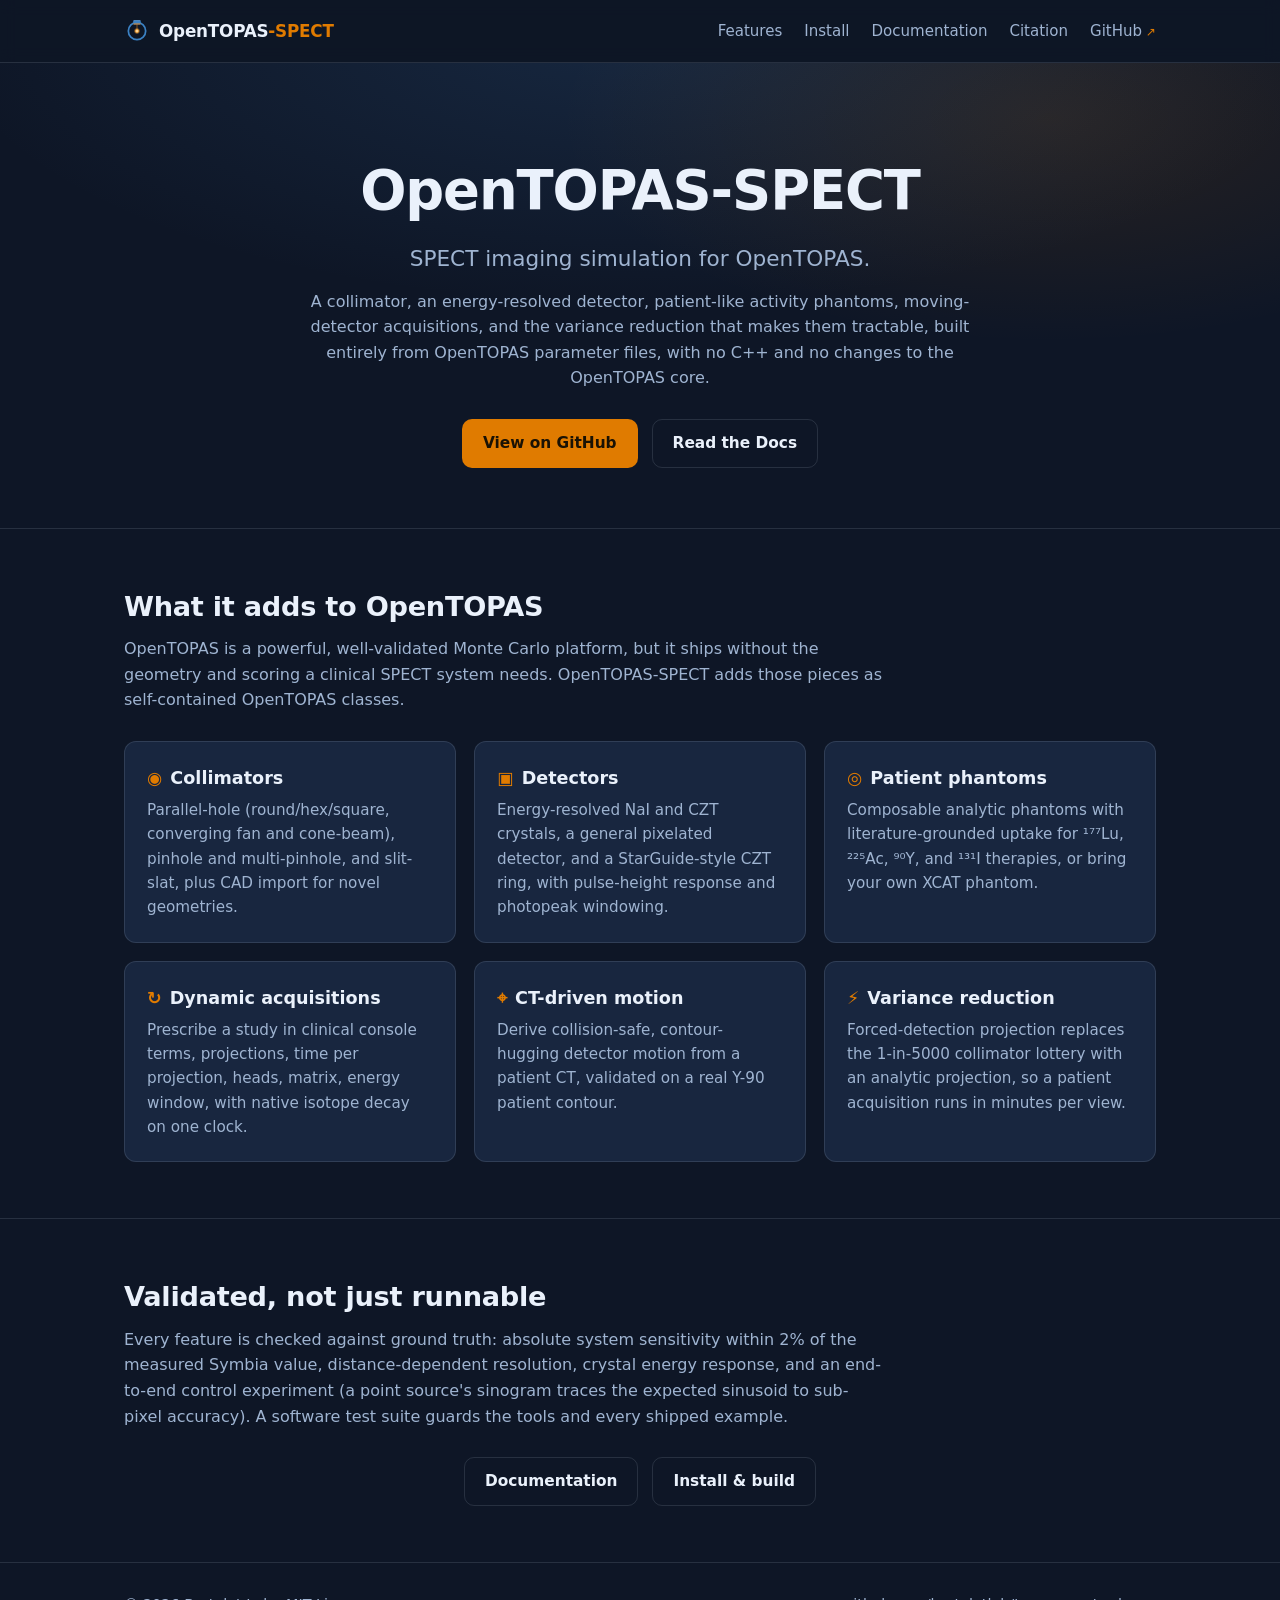
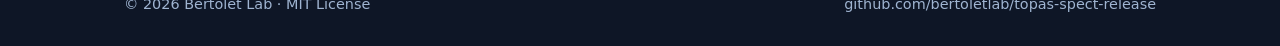
<file: website/index.html>
<!doctype html>
<html lang="en">
<head>
<meta charset="utf-8">
<meta name="viewport" content="width=device-width, initial-scale=1">
<title>OpenTOPAS-SPECT: SPECT imaging simulation for OpenTOPAS</title>
<meta name="description" content="OpenTOPAS extensions for SPECT: collimators, detectors, patient phantoms, dynamic acquisitions, and variance reduction, from parameter files, no C++.">
<link rel="icon" href="assets/favicon.ico">
<link rel="icon" type="image/png" sizes="32x32" href="assets/favicon-32.png">
<link rel="stylesheet" href="assets/styles.css">
</head>
<body>
<header class="site">
  <div class="wrap navbar">
    <a class="brand" href="index.html"><img class="brand-icon" src="assets/icon.svg" alt=""><span class="brand-name">Open<b>TOPAS</b><span class="accent">-SPECT</span></span></a>
    <nav class="links">
      <a href="index.html#features">Features</a>
      <a href="install.html">Install</a>
      <a href="documentation.html">Documentation</a>
      <a href="citation.html">Citation</a>
      <a class="ext" href="https://github.com/bertoletlab/topas-spect-release">GitHub</a>
    </nav>
  </div>
</header>

<section class="hero">
  <div class="wrap">
    <h1>OpenTOPAS-SPECT</h1>
    <p class="tag">SPECT imaging simulation for OpenTOPAS.</p>
    <p class="sub">A collimator, an energy-resolved detector, patient-like activity phantoms, moving-detector
      acquisitions, and the variance reduction that makes them tractable, built entirely from OpenTOPAS
      parameter files, with no C++ and no changes to the OpenTOPAS core.</p>
    <div class="cta">
      <a class="btn btn-primary" href="https://github.com/bertoletlab/topas-spect-release">View on GitHub</a>
      <a class="btn btn-ghost" href="documentation.html">Read the Docs</a>
    </div>
  </div>
</section>

<section class="block" id="features">
  <div class="wrap">
    <h2>What it adds to OpenTOPAS</h2>
    <p class="lead">OpenTOPAS is a powerful, well-validated Monte Carlo platform, but it ships without the
      geometry and scoring a clinical SPECT system needs. OpenTOPAS-SPECT adds those pieces as self-contained
      OpenTOPAS classes.</p>
    <div class="grid">
      <div class="card">
        <h3><span class="ic">&#9673;</span>Collimators</h3>
        <p>Parallel-hole (round/hex/square, converging fan and cone-beam), pinhole and multi-pinhole,
          and slit-slat, plus CAD import for novel geometries.</p>
      </div>
      <div class="card">
        <h3><span class="ic">&#9635;</span>Detectors</h3>
        <p>Energy-resolved NaI and CZT crystals, a general pixelated detector, and a StarGuide-style CZT
          ring, with pulse-height response and photopeak windowing.</p>
      </div>
      <div class="card">
        <h3><span class="ic">&#9678;</span>Patient phantoms</h3>
        <p>Composable analytic phantoms with literature-grounded uptake for &#185;&#8311;&#8311;Lu,
          &#178;&#178;&#8309;Ac, &#8313;&#8304;Y, and &#185;&#179;&#185;I therapies, or bring your own XCAT phantom.</p>
      </div>
      <div class="card">
        <h3><span class="ic">&#8635;</span>Dynamic acquisitions</h3>
        <p>Prescribe a study in clinical console terms, projections, time per projection, heads, matrix,
          energy window, with native isotope decay on one clock.</p>
      </div>
      <div class="card">
        <h3><span class="ic">&#8982;</span>CT-driven motion</h3>
        <p>Derive collision-safe, contour-hugging detector motion from a patient CT, validated on a real
          Y-90 patient contour.</p>
      </div>
      <div class="card">
        <h3><span class="ic">&#9889;</span>Variance reduction</h3>
        <p>Forced-detection projection replaces the 1-in-5000 collimator lottery with an analytic
          projection, so a patient acquisition runs in minutes per view.</p>
      </div>
    </div>
  </div>
</section>

<section class="block">
  <div class="wrap">
    <h2>Validated, not just runnable</h2>
    <p class="lead">Every feature is checked against ground truth: absolute system sensitivity within 2% of
      the measured Symbia value, distance-dependent resolution, crystal energy response, and an end-to-end
      control experiment (a point source's sinogram traces the expected sinusoid to sub-pixel accuracy).
      A software test suite guards the tools and every shipped example.</p>
    <div class="cta">
      <a class="btn btn-ghost" href="documentation.html">Documentation</a>
      <a class="btn btn-ghost" href="install.html">Install &amp; build</a>
    </div>
  </div>
</section>

<footer class="site">
  <div class="wrap row">
    <span>&copy; 2026 Bertolet Lab &middot; MIT License</span>
    <span><a href="https://github.com/bertoletlab/topas-spect-release">github.com/bertoletlab/topas-spect-release</a></span>
  </div>
</footer>
</body>
</html>
</file>
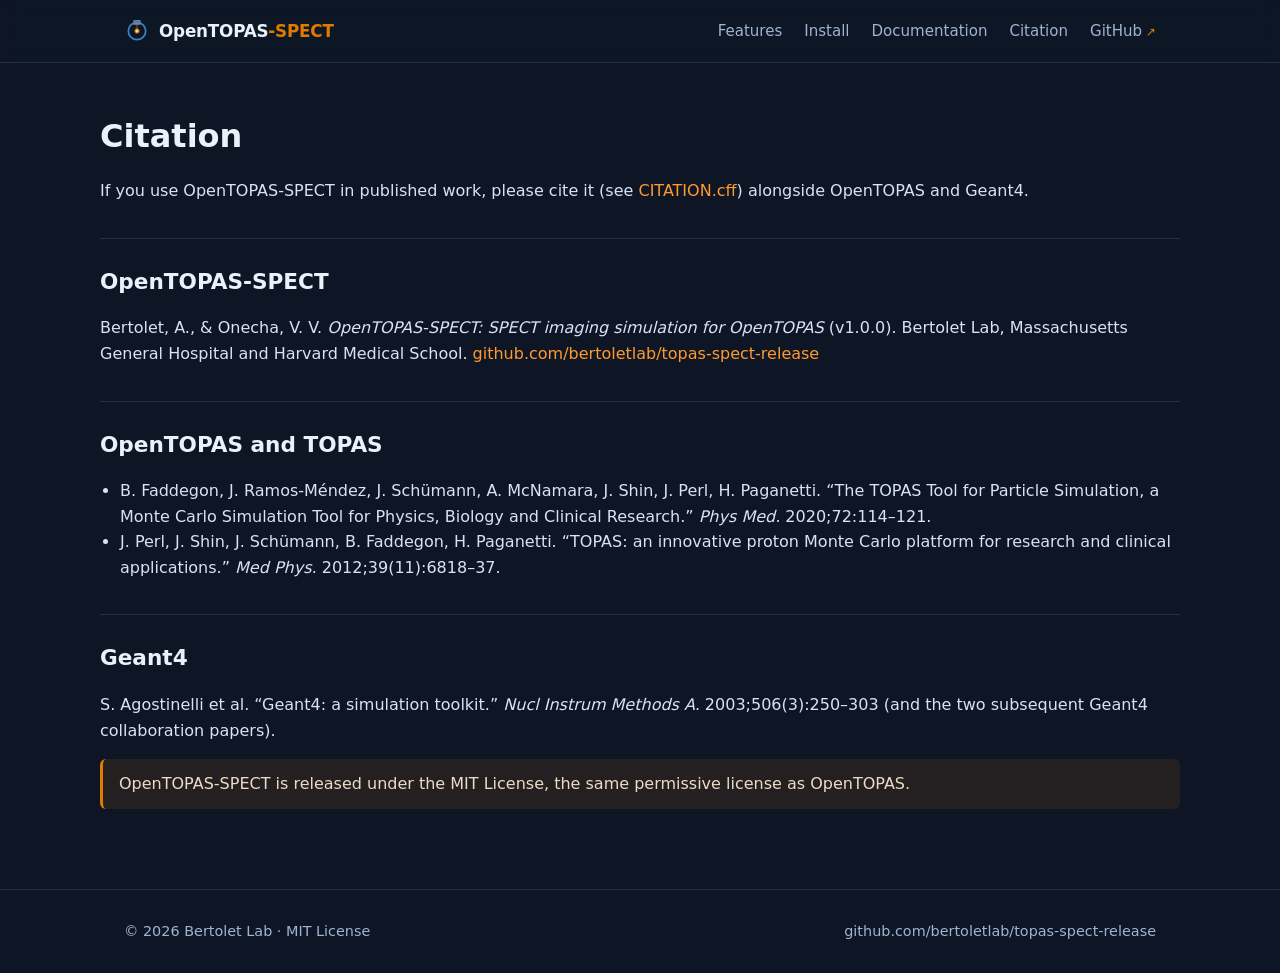
<file: website/citation.html>
<!doctype html>
<html lang="en">
<head>
<meta charset="utf-8">
<meta name="viewport" content="width=device-width, initial-scale=1">
<title>Citation, OpenTOPAS-SPECT</title>
<meta name="description" content="How to cite OpenTOPAS-SPECT.">
<link rel="icon" href="assets/favicon.ico">
<link rel="icon" type="image/png" sizes="32x32" href="assets/favicon-32.png">
<link rel="stylesheet" href="assets/styles.css">
</head>
<body>
<header class="site">
  <div class="wrap navbar">
    <a class="brand" href="index.html"><img class="brand-icon" src="assets/icon.svg" alt=""><span class="brand-name">Open<b>TOPAS</b><span class="accent">-SPECT</span></span></a>
    <nav class="links">
      <a href="index.html#features">Features</a>
      <a href="install.html">Install</a>
      <a href="documentation.html">Documentation</a>
      <a href="citation.html">Citation</a>
      <a class="ext" href="https://github.com/bertoletlab/topas-spect-release">GitHub</a>
    </nav>
  </div>
</header>

<main class="wrap content">
  <h1>Citation</h1>
  <p>If you use OpenTOPAS-SPECT in published work, please cite it (see
    <a href="https://github.com/bertoletlab/topas-spect-release/blob/main/CITATION.cff">CITATION.cff</a>) alongside
    OpenTOPAS and Geant4.</p>

  <h2>OpenTOPAS-SPECT</h2>
  <p>Bertolet, A., &amp; Onecha, V. V. <em>OpenTOPAS-SPECT: SPECT imaging simulation for OpenTOPAS</em> (v1.0.0).
    Bertolet Lab, Massachusetts General Hospital and Harvard Medical School.
    <a href="https://github.com/bertoletlab/topas-spect-release">github.com/bertoletlab/topas-spect-release</a></p>

  <h2>OpenTOPAS and TOPAS</h2>
  <ul>
    <li>B. Faddegon, J. Ramos-M&eacute;ndez, J. Sch&uuml;mann, A. McNamara, J. Shin, J. Perl, H. Paganetti.
      &ldquo;The TOPAS Tool for Particle Simulation, a Monte Carlo Simulation Tool for Physics, Biology and
      Clinical Research.&rdquo; <em>Phys Med.</em> 2020;72:114&ndash;121.</li>
    <li>J. Perl, J. Shin, J. Sch&uuml;mann, B. Faddegon, H. Paganetti. &ldquo;TOPAS: an innovative proton Monte
      Carlo platform for research and clinical applications.&rdquo; <em>Med Phys.</em> 2012;39(11):6818&ndash;37.</li>
  </ul>

  <h2>Geant4</h2>
  <p>S. Agostinelli et al. &ldquo;Geant4: a simulation toolkit.&rdquo; <em>Nucl Instrum Methods A.</em>
    2003;506(3):250&ndash;303 (and the two subsequent Geant4 collaboration papers).</p>

  <div class="note">OpenTOPAS-SPECT is released under the MIT License, the same permissive license as OpenTOPAS.</div>
</main>

<footer class="site">
  <div class="wrap row">
    <span>&copy; 2026 Bertolet Lab &middot; MIT License</span>
    <span><a href="https://github.com/bertoletlab/topas-spect-release">github.com/bertoletlab/topas-spect-release</a></span>
  </div>
</footer>
</body>
</html>
</file>
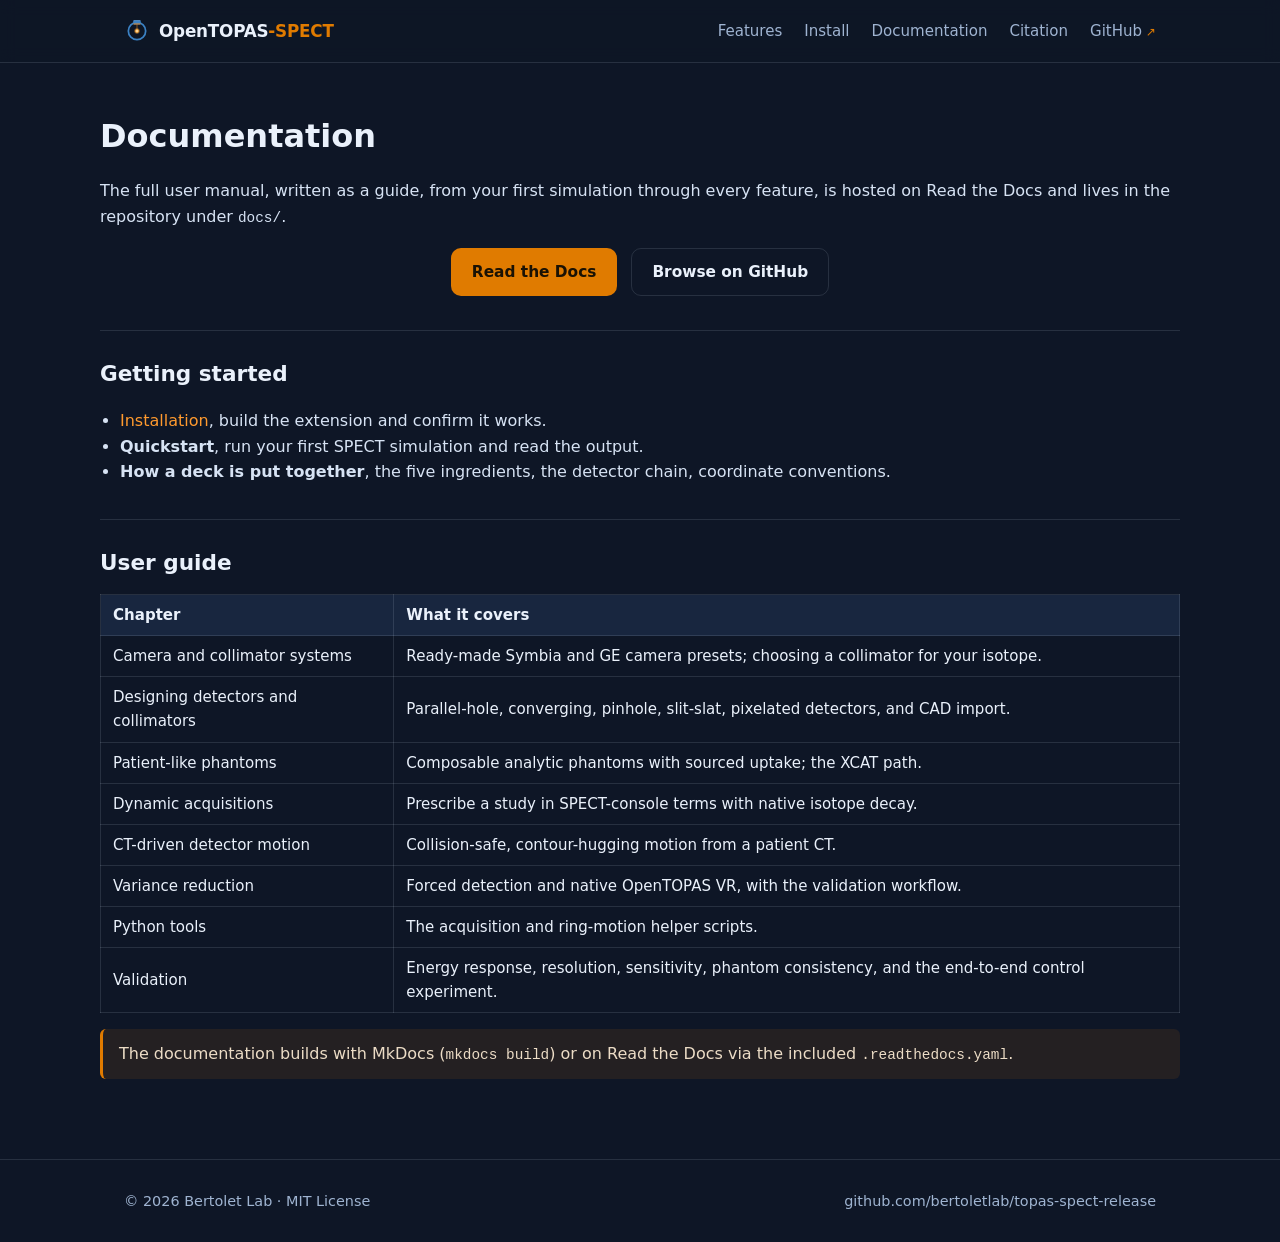
<file: website/documentation.html>
<!doctype html>
<html lang="en">
<head>
<meta charset="utf-8">
<meta name="viewport" content="width=device-width, initial-scale=1">
<title>Documentation, OpenTOPAS-SPECT</title>
<meta name="description" content="The OpenTOPAS-SPECT user guide.">
<link rel="icon" href="assets/favicon.ico">
<link rel="icon" type="image/png" sizes="32x32" href="assets/favicon-32.png">
<link rel="stylesheet" href="assets/styles.css">
</head>
<body>
<header class="site">
  <div class="wrap navbar">
    <a class="brand" href="index.html"><img class="brand-icon" src="assets/icon.svg" alt=""><span class="brand-name">Open<b>TOPAS</b><span class="accent">-SPECT</span></span></a>
    <nav class="links">
      <a href="index.html#features">Features</a>
      <a href="install.html">Install</a>
      <a href="documentation.html">Documentation</a>
      <a href="citation.html">Citation</a>
      <a class="ext" href="https://github.com/bertoletlab/topas-spect-release">GitHub</a>
    </nav>
  </div>
</header>

<main class="wrap content">
  <h1>Documentation</h1>
  <p>The full user manual, written as a guide, from your first simulation through every feature, is hosted
    on Read the Docs and lives in the repository under <code>docs/</code>.</p>
  <div class="cta" style="margin:18px 0 8px;">
    <a class="btn btn-primary" href="https://topas-spect-release.readthedocs.io/">Read the Docs</a>
    <a class="btn btn-ghost" href="https://github.com/bertoletlab/topas-spect-release/tree/main/docs">Browse on GitHub</a>
  </div>

  <h2>Getting started</h2>
  <ul>
    <li><a href="install.html">Installation</a>, build the extension and confirm it works.</li>
    <li><strong>Quickstart</strong>, run your first SPECT simulation and read the output.</li>
    <li><strong>How a deck is put together</strong>, the five ingredients, the detector chain, coordinate
      conventions.</li>
  </ul>

  <h2>User guide</h2>
  <table>
    <tr><th>Chapter</th><th>What it covers</th></tr>
    <tr><td>Camera and collimator systems</td><td>Ready-made Symbia and GE camera presets; choosing a collimator for your isotope.</td></tr>
    <tr><td>Designing detectors and collimators</td><td>Parallel-hole, converging, pinhole, slit-slat, pixelated detectors, and CAD import.</td></tr>
    <tr><td>Patient-like phantoms</td><td>Composable analytic phantoms with sourced uptake; the XCAT path.</td></tr>
    <tr><td>Dynamic acquisitions</td><td>Prescribe a study in SPECT-console terms with native isotope decay.</td></tr>
    <tr><td>CT-driven detector motion</td><td>Collision-safe, contour-hugging motion from a patient CT.</td></tr>
    <tr><td>Variance reduction</td><td>Forced detection and native OpenTOPAS VR, with the validation workflow.</td></tr>
    <tr><td>Python tools</td><td>The acquisition and ring-motion helper scripts.</td></tr>
    <tr><td>Validation</td><td>Energy response, resolution, sensitivity, phantom consistency, and the end-to-end control experiment.</td></tr>
  </table>

  <div class="note">The documentation builds with MkDocs (<code>mkdocs build</code>) or on Read the Docs via
    the included <code>.readthedocs.yaml</code>.</div>
</main>

<footer class="site">
  <div class="wrap row">
    <span>&copy; 2026 Bertolet Lab &middot; MIT License</span>
    <span><a href="https://github.com/bertoletlab/topas-spect-release">github.com/bertoletlab/topas-spect-release</a></span>
  </div>
</footer>
</body>
</html>
</file>
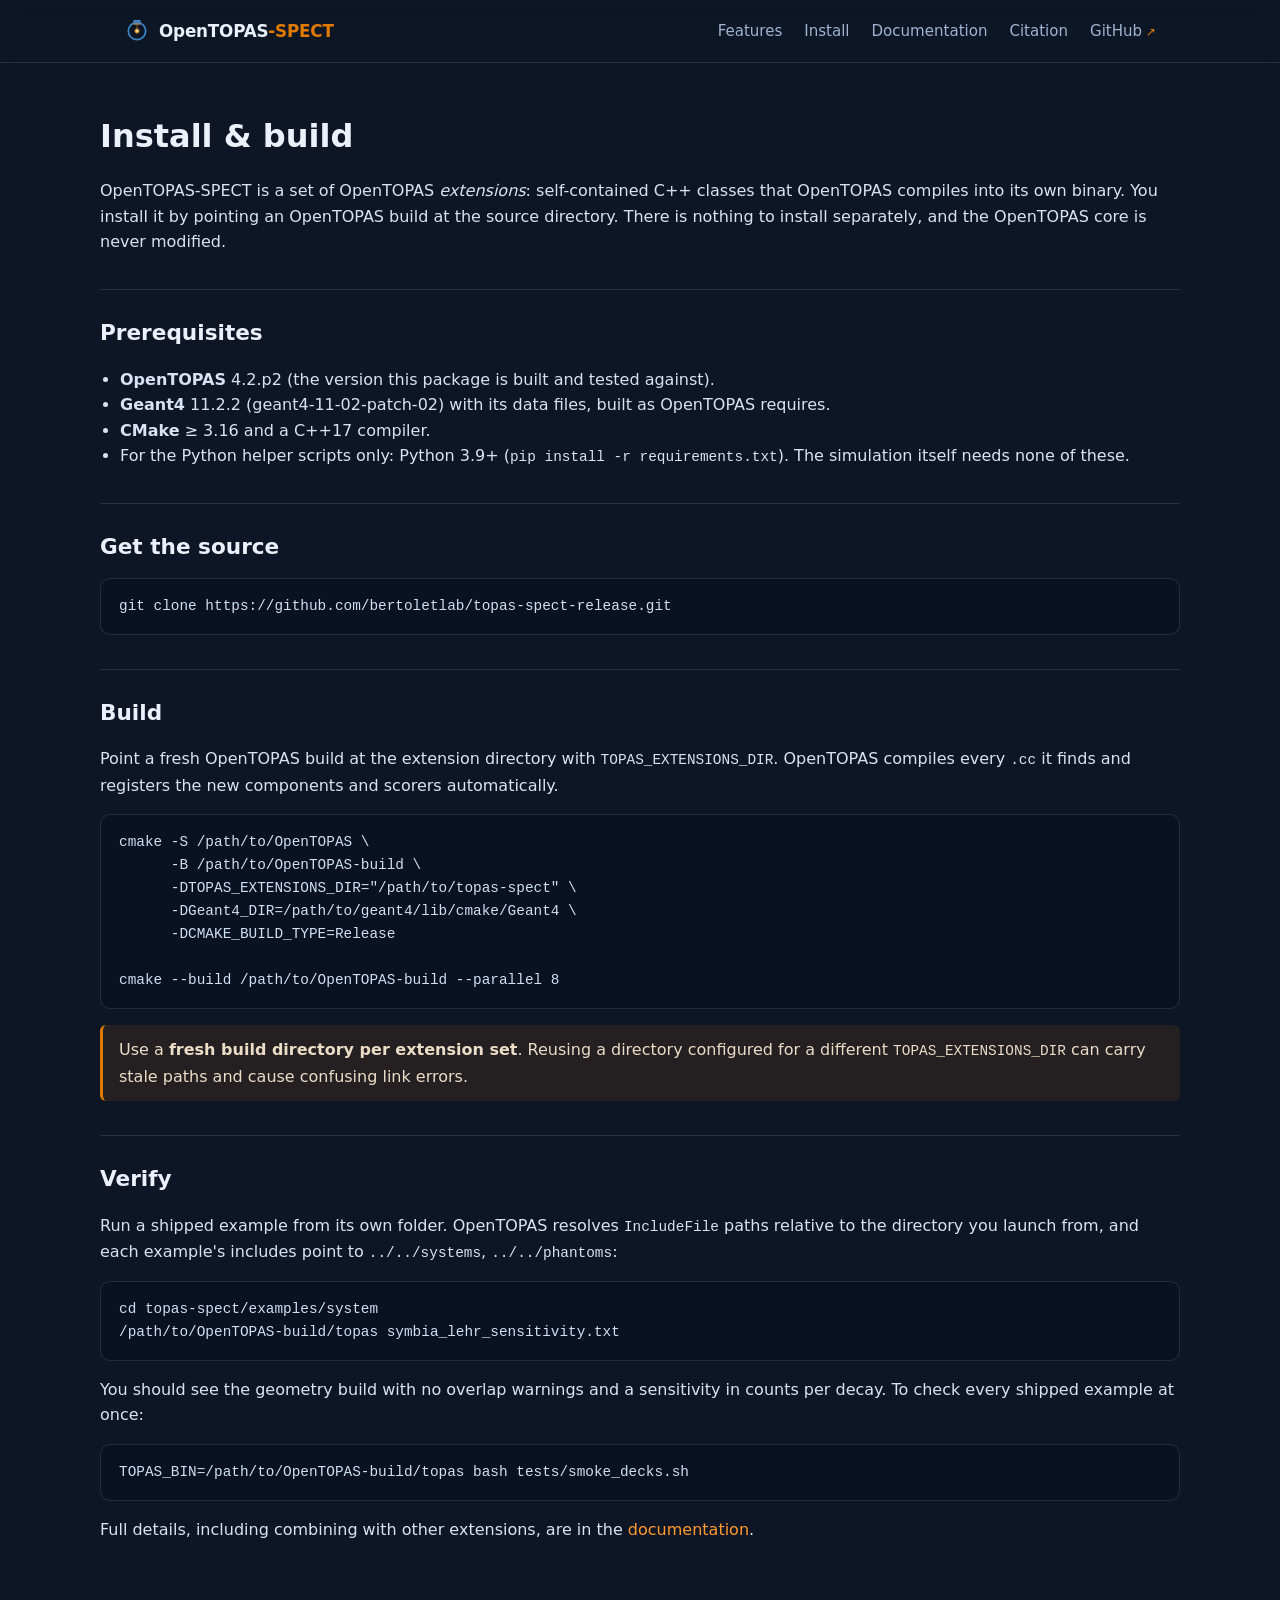
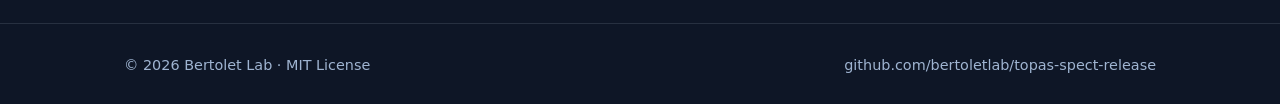
<file: website/install.html>
<!doctype html>
<html lang="en">
<head>
<meta charset="utf-8">
<meta name="viewport" content="width=device-width, initial-scale=1">
<title>Install, OpenTOPAS-SPECT</title>
<meta name="description" content="Build OpenTOPAS-SPECT as an OpenTOPAS extension.">
<link rel="icon" href="assets/favicon.ico">
<link rel="icon" type="image/png" sizes="32x32" href="assets/favicon-32.png">
<link rel="stylesheet" href="assets/styles.css">
</head>
<body>
<header class="site">
  <div class="wrap navbar">
    <a class="brand" href="index.html"><img class="brand-icon" src="assets/icon.svg" alt=""><span class="brand-name">Open<b>TOPAS</b><span class="accent">-SPECT</span></span></a>
    <nav class="links">
      <a href="index.html#features">Features</a>
      <a href="install.html">Install</a>
      <a href="documentation.html">Documentation</a>
      <a href="citation.html">Citation</a>
      <a class="ext" href="https://github.com/bertoletlab/topas-spect-release">GitHub</a>
    </nav>
  </div>
</header>

<main class="wrap content">
  <h1>Install &amp; build</h1>
  <p>OpenTOPAS-SPECT is a set of OpenTOPAS <em>extensions</em>: self-contained C++ classes that OpenTOPAS compiles
    into its own binary. You install it by pointing an OpenTOPAS build at the source directory. There is nothing
    to install separately, and the OpenTOPAS core is never modified.</p>

  <h2>Prerequisites</h2>
  <ul>
    <li><strong>OpenTOPAS</strong> 4.2.p2 (the version this package is built and tested against).</li>
    <li><strong>Geant4</strong> 11.2.2 (geant4-11-02-patch-02) with its data files, built as OpenTOPAS requires.</li>
    <li><strong>CMake</strong> &ge; 3.16 and a C++17 compiler.</li>
    <li>For the Python helper scripts only: Python 3.9+ (<code>pip install -r requirements.txt</code>). The
      simulation itself needs none of these.</li>
  </ul>

  <h2>Get the source</h2>
  <pre><code>git clone https://github.com/bertoletlab/topas-spect-release.git</code></pre>

  <h2>Build</h2>
  <p>Point a fresh OpenTOPAS build at the extension directory with <code>TOPAS_EXTENSIONS_DIR</code>. OpenTOPAS
    compiles every <code>.cc</code> it finds and registers the new components and scorers automatically.</p>
  <pre><code>cmake -S /path/to/OpenTOPAS \
      -B /path/to/OpenTOPAS-build \
      -DTOPAS_EXTENSIONS_DIR="/path/to/topas-spect" \
      -DGeant4_DIR=/path/to/geant4/lib/cmake/Geant4 \
      -DCMAKE_BUILD_TYPE=Release

cmake --build /path/to/OpenTOPAS-build --parallel 8</code></pre>

  <div class="note">Use a <strong>fresh build directory per extension set</strong>. Reusing a directory
    configured for a different <code>TOPAS_EXTENSIONS_DIR</code> can carry stale paths and cause confusing
    link errors.</div>

  <h2>Verify</h2>
  <p>Run a shipped example from its own folder. OpenTOPAS resolves <code>IncludeFile</code> paths relative to
    the directory you launch from, and each example's includes point to <code>../../systems</code>,
    <code>../../phantoms</code>:</p>
  <pre><code>cd topas-spect/examples/system
/path/to/OpenTOPAS-build/topas symbia_lehr_sensitivity.txt</code></pre>
  <p>You should see the geometry build with no overlap warnings and a sensitivity in counts per decay. To
    check every shipped example at once:</p>
  <pre><code>TOPAS_BIN=/path/to/OpenTOPAS-build/topas bash tests/smoke_decks.sh</code></pre>

  <p>Full details, including combining with other extensions, are in the
    <a href="documentation.html">documentation</a>.</p>
</main>

<footer class="site">
  <div class="wrap row">
    <span>&copy; 2026 Bertolet Lab &middot; MIT License</span>
    <span><a href="https://github.com/bertoletlab/topas-spect-release">github.com/bertoletlab/topas-spect-release</a></span>
  </div>
</footer>
</body>
</html>
</file>
<file: website/assets/styles.css>
/* OpenTOPAS-SPECT landing site — self-contained, no external assets. */
:root {
  --bg: #0e1626;
  --bg-2: #131f34;
  --panel: #18263f;
  --border: rgba(220, 233, 250, 0.12);
  --text: #eaf1fb;
  --muted: #9fb4d1;
  --blue: #3f79b8;
  --blue-2: #2c5784;
  --accent: #e07b00;
  --accent-2: #ff9a2e;
  --radius: 12px;
  --maxw: 1080px;
}
* { box-sizing: border-box; }
html { scroll-behavior: smooth; }
body {
  margin: 0;
  font-family: system-ui, -apple-system, BlinkMacSystemFont, 'Segoe UI', Roboto, sans-serif;
  background: var(--bg);
  color: var(--text);
  line-height: 1.6;
  -webkit-font-smoothing: antialiased;
}
a { color: var(--accent-2); text-decoration: none; }
a:hover { text-decoration: underline; }
.wrap { max-width: var(--maxw); margin: 0 auto; padding: 0 24px; }

/* nav */
header.site {
  position: sticky; top: 0; z-index: 20;
  background: rgba(14, 22, 38, 0.82);
  backdrop-filter: blur(8px);
  border-bottom: 1px solid var(--border);
}
.navbar { display: flex; align-items: center; justify-content: space-between; height: 62px; }
.brand { display: flex; align-items: center; gap: 9px; font-weight: 700; font-size: 1.05rem; color: var(--text); text-decoration: none; }
.brand-icon { height: 26px; width: 26px; }
.brand-name { letter-spacing: -.2px; }
.brand-name b { font-weight: 800; }
.brand-name .accent { color: var(--accent); font-weight: 800; }
nav.links { display: flex; gap: 22px; align-items: center; flex-wrap: wrap; }
nav.links a { color: var(--muted); font-size: 0.94rem; font-weight: 500; }
nav.links a:hover { color: var(--text); text-decoration: none; }
nav.links a.ext::after { content: " \2197"; font-size: 0.8em; color: var(--accent); }

/* buttons */
.btn { display: inline-block; padding: 11px 20px; border-radius: 10px; font-weight: 600; font-size: 0.96rem; border: 1px solid transparent; cursor: pointer; }
.btn-primary { background: var(--accent); color: #1a1204; }
.btn-primary:hover { background: var(--accent-2); text-decoration: none; }
.btn-ghost { background: transparent; color: var(--text); border-color: var(--border); }
.btn-ghost:hover { border-color: var(--accent); text-decoration: none; }

/* hero */
.hero { padding: 84px 0 60px; text-align: center; background:
  radial-gradient(1000px 400px at 50% -8%, rgba(63,121,184,0.18), transparent 70%),
  radial-gradient(700px 320px at 82% 12%, rgba(224,123,0,0.12), transparent 70%); }
.hero h1 { font-size: clamp(2.3rem, 5vw, 3.4rem); margin: 0 0 8px; letter-spacing: -0.02em; }
.hero h1 code { font-family: ui-monospace, SFMono-Regular, Menlo, monospace; }
.hero .tag { font-size: clamp(1.05rem, 2.2vw, 1.35rem); color: var(--muted); max-width: 720px; margin: 0 auto 12px; }
.hero .sub { color: var(--muted); max-width: 680px; margin: 0 auto 28px; }
.cta { display: flex; gap: 14px; justify-content: center; flex-wrap: wrap; }

/* sections */
section.block { padding: 56px 0; border-top: 1px solid var(--border); }
section.block h2 { font-size: 1.7rem; margin: 0 0 8px; letter-spacing: -0.01em; }
section.block .lead { color: var(--muted); max-width: 760px; margin: 0 0 28px; }

/* feature grid */
.grid { display: grid; grid-template-columns: repeat(auto-fit, minmax(250px, 1fr)); gap: 18px; }
.card { background: var(--panel); border: 1px solid var(--border); border-radius: var(--radius); padding: 22px; }
.card h3 { margin: 0 0 6px; font-size: 1.1rem; }
.card h3 .ic { color: var(--accent); margin-right: 8px; }
.card p { margin: 0; color: var(--muted); font-size: 0.95rem; }

/* code blocks */
pre { background: #0a1120; border: 1px solid var(--border); border-radius: 10px; padding: 16px 18px; overflow-x: auto; }
code { font-family: ui-monospace, SFMono-Regular, Menlo, monospace; font-size: 0.9rem; }
pre code { color: #cfe0f5; }
.inline { background: rgba(63,121,184,0.16); padding: 1px 6px; border-radius: 5px; }

/* content pages */
.content { padding: 48px 0 64px; }
.content h1 { font-size: 2rem; margin: 0 0 6px; }
.content h2 { font-size: 1.35rem; margin: 34px 0 10px; border-top: 1px solid var(--border); padding-top: 26px; }
.content p, .content li { color: #d7e3f4; }
.content ul { padding-left: 20px; }
.content table { border-collapse: collapse; width: 100%; margin: 14px 0; }
.content th, .content td { border: 1px solid var(--border); padding: 8px 12px; text-align: left; font-size: 0.94rem; }
.content th { background: var(--panel); }
.note { background: rgba(224,123,0,0.10); border-left: 3px solid var(--accent); padding: 12px 16px; border-radius: 6px; margin: 16px 0; color: #ecdcc6; }

/* footer */
footer.site { border-top: 1px solid var(--border); padding: 30px 0; color: var(--muted); font-size: 0.9rem; }
footer.site .row { display: flex; justify-content: space-between; flex-wrap: wrap; gap: 12px; }
footer.site a { color: var(--muted); }

@media (max-width: 640px) {
  nav.links { gap: 14px; }
  nav.links a { font-size: 0.86rem; }
}
</file>
